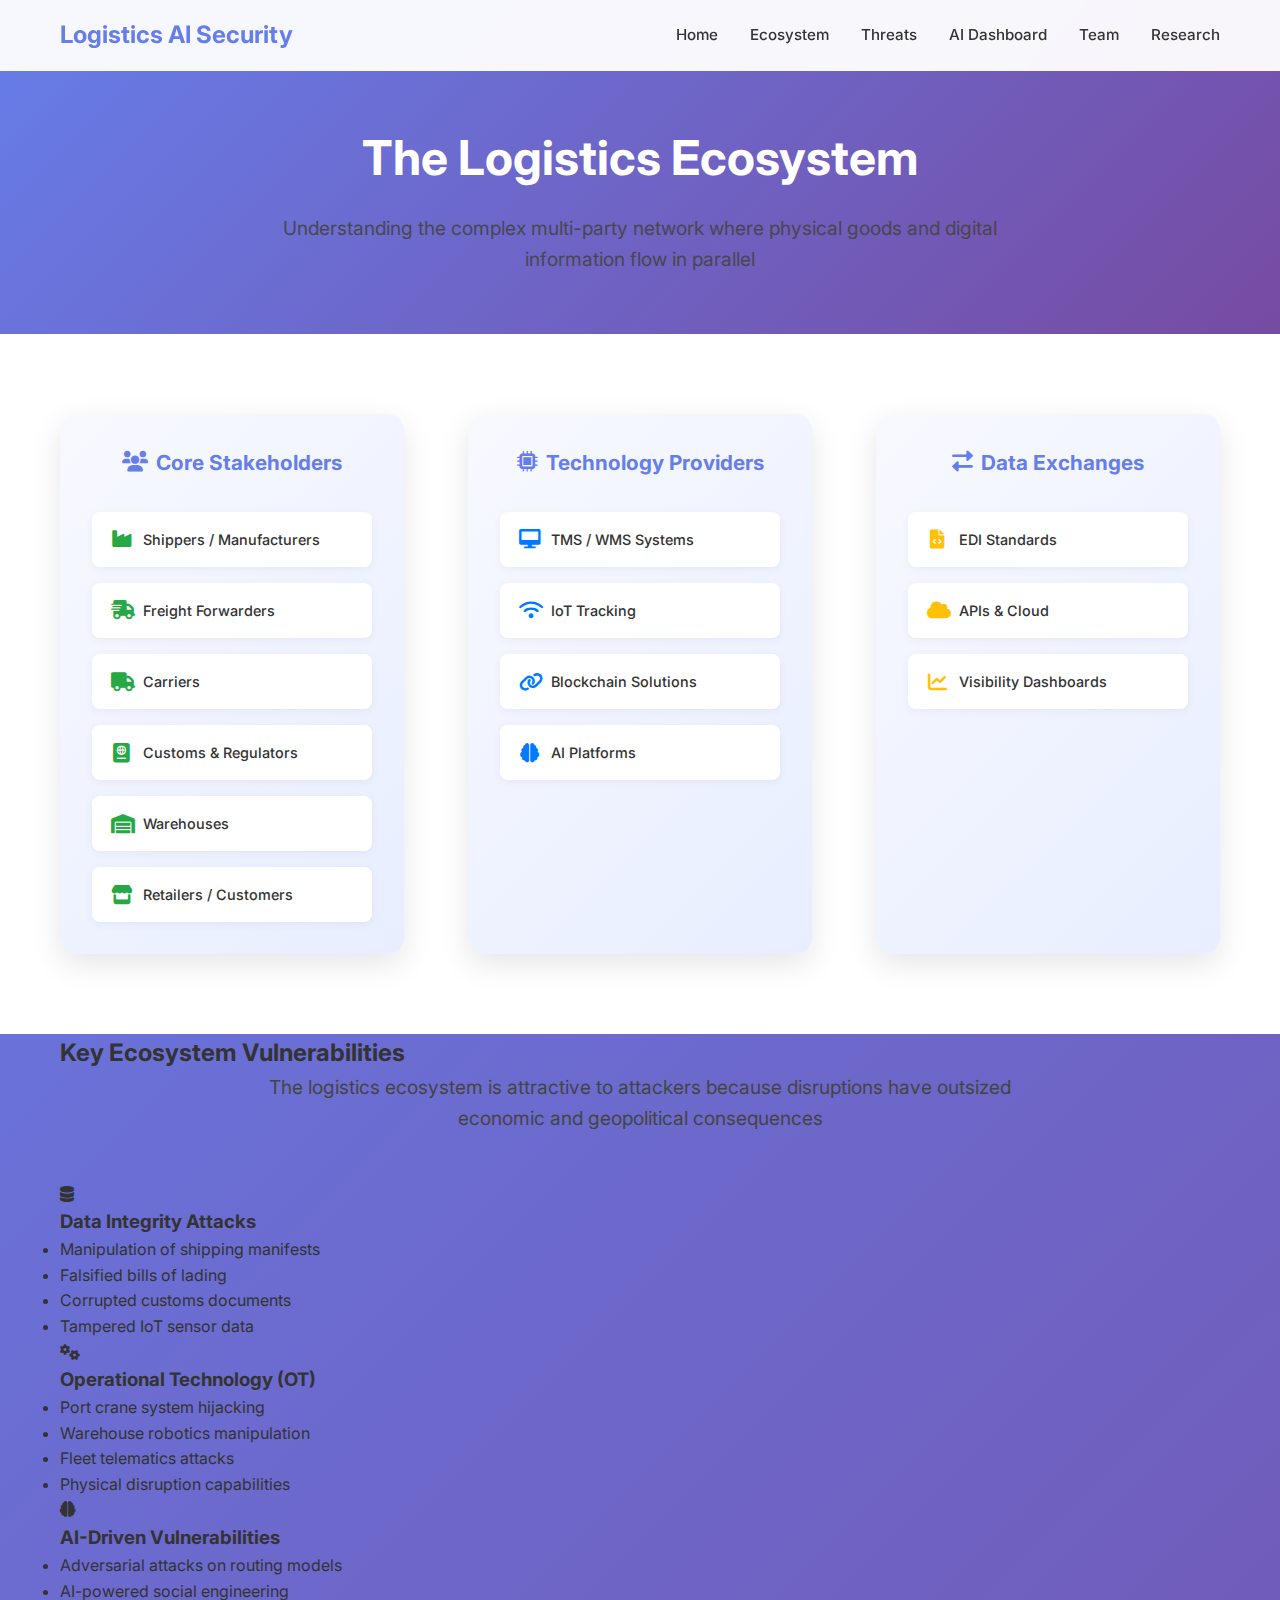
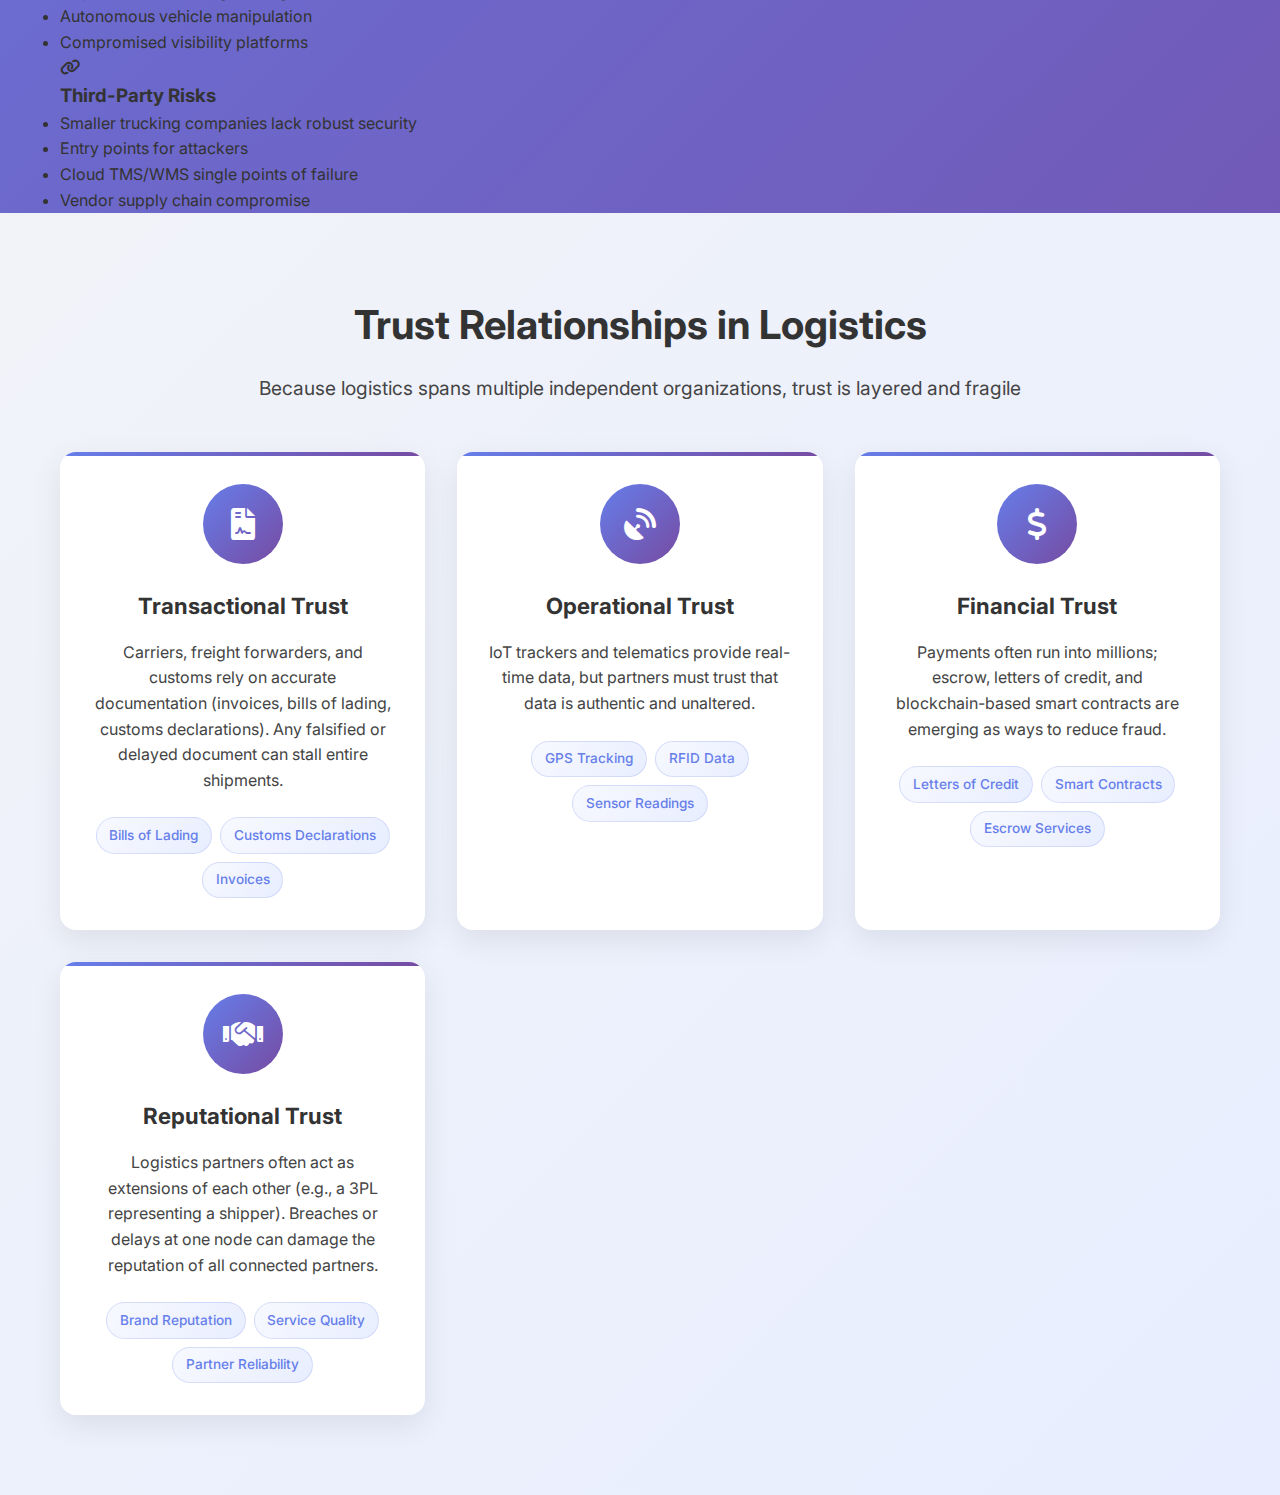
<file: pages/ecosystem.html>
<!DOCTYPE html>
<html lang="en">
<head>
    <meta charset="UTF-8">
    <meta name="viewport" content="width=device-width, initial-scale=1.0">
    <title>Logistics Ecosystem - AI Security Thesis</title>
    <link rel="stylesheet" href="../css/styles.css">
    <link rel="stylesheet" href="../css/ecosystem.css">
    <link rel="stylesheet" href="../css/global-enhancements.css">
    <link href="https://cdnjs.cloudflare.com/ajax/libs/font-awesome/6.0.0/css/all.min.css" rel="stylesheet">
    <link href="https://fonts.googleapis.com/css2?family=Inter:wght@300;400;500;600;700&display=swap" rel="stylesheet">
</head>
<body>
    <nav class="navbar">
        <div class="nav-container">
            <div class="nav-logo">
                <h3><a href="../index.html" style="text-decoration: none; color: inherit;">Logistics AI Security</a></h3>
            </div>
            <ul class="nav-menu">
                <li class="nav-item"><a href="../index.html" class="nav-link">Home</a></li>
                <li class="nav-item"><a href="ecosystem.html" class="nav-link active">Ecosystem</a></li>
                <li class="nav-item"><a href="threats.html" class="nav-link">Threats</a></li>
                <li class="nav-item"><a href="dashboard.html" class="nav-link">AI Dashboard</a></li>
                <li class="nav-item"><a href="team.html" class="nav-link">Team</a></li>
                <li class="nav-item"><a href="citations.html" class="nav-link">Research</a></li>
            </ul>
            <div class="hamburger">
                <span class="bar"></span>
                <span class="bar"></span>
                <span class="bar"></span>
            </div>
        </div>
    </nav>

    <main>
        <!-- Ecosystem Header -->
        <section id="ecosystem" class="ecosystem-header">
            <div class="container">
                <h1>The Logistics Ecosystem</h1>
                <p class="ecosystem-subtitle">Understanding the complex multi-party network where physical goods and digital information flow in parallel</p>
            </div>
        </section>

        <!-- Interactive Ecosystem Visualization -->
        <section class="ecosystem-visualization">
            <div class="container">
                <div class="ecosystem-network">
                    <!-- Core Stakeholders -->
                    <div class="stakeholder-group core-stakeholders">
                        <h3><i class="fas fa-users"></i> Core Stakeholders</h3>
                        <div class="stakeholder-nodes">
                            <div class="node shipper" data-info="shippers">
                                <i class="fas fa-industry"></i>
                                <span>Shippers / Manufacturers</span>
                            </div>
                            <div class="node forwarder" data-info="forwarders">
                                <i class="fas fa-shipping-fast"></i>
                                <span>Freight Forwarders</span>
                            </div>
                            <div class="node carrier" data-info="carriers">
                                <i class="fas fa-truck"></i>
                                <span>Carriers</span>
                            </div>
                            <div class="node customs" data-info="customs">
                                <i class="fas fa-passport"></i>
                                <span>Customs & Regulators</span>
                            </div>
                            <div class="node warehouse" data-info="warehouses">
                                <i class="fas fa-warehouse"></i>
                                <span>Warehouses</span>
                            </div>
                            <div class="node retailer" data-info="retailers">
                                <i class="fas fa-store"></i>
                                <span>Retailers / Customers</span>
                            </div>
                        </div>
                    </div>

                    <!-- Technology Providers -->
                    <div class="stakeholder-group tech-providers">
                        <h3><i class="fas fa-microchip"></i> Technology Providers</h3>
                        <div class="tech-nodes">
                            <div class="node tms" data-info="tms">
                                <i class="fas fa-desktop"></i>
                                <span>TMS / WMS Systems</span>
                            </div>
                            <div class="node iot" data-info="iot">
                                <i class="fas fa-wifi"></i>
                                <span>IoT Tracking</span>
                            </div>
                            <div class="node blockchain" data-info="blockchain">
                                <i class="fas fa-link"></i>
                                <span>Blockchain Solutions</span>
                            </div>
                            <div class="node ai-platforms" data-info="ai">
                                <i class="fas fa-brain"></i>
                                <span>AI Platforms</span>
                            </div>
                        </div>
                    </div>

                    <!-- Data Exchanges -->
                    <div class="stakeholder-group data-exchanges">
                        <h3><i class="fas fa-exchange-alt"></i> Data Exchanges</h3>
                        <div class="data-nodes">
                            <div class="node edi" data-info="edi">
                                <i class="fas fa-file-code"></i>
                                <span>EDI Standards</span>
                            </div>
                            <div class="node apis" data-info="apis">
                                <i class="fas fa-cloud"></i>
                                <span>APIs & Cloud</span>
                            </div>
                            <div class="node dashboards" data-info="dashboards">
                                <i class="fas fa-chart-line"></i>
                                <span>Visibility Dashboards</span>
                            </div>
                        </div>
                    </div>
                </div>

                <!-- Connection Lines -->
                <svg class="connection-lines" viewBox="0 0 1200 800">
                    <defs>
                        <linearGradient id="connectionGradient" x1="0%" y1="0%" x2="100%" y2="0%">
                            <stop offset="0%" style="stop-color:#667eea;stop-opacity:0.6" />
                            <stop offset="100%" style="stop-color:#764ba2;stop-opacity:0.6" />
                        </linearGradient>
                    </defs>
                </svg>
            </div>
        </section>

        <!-- Key Vulnerabilities -->
        <section class="key-vulnerabilities">
            <div class="container">
                <h2>Key Ecosystem Vulnerabilities</h2>
                <p class="section-intro">The logistics ecosystem is attractive to attackers because disruptions have outsized economic and geopolitical consequences</p>
                
                <div class="vulnerability-grid">
                    <div class="vulnerability-card data-integrity">
                        <div class="vulnerability-icon">
                            <i class="fas fa-database"></i>
                        </div>
                        <h3>Data Integrity Attacks</h3>
                        <ul>
                            <li>Manipulation of shipping manifests</li>
                            <li>Falsified bills of lading</li>
                            <li>Corrupted customs documents</li>
                            <li>Tampered IoT sensor data</li>
                        </ul>
                    </div>
                    
                    <div class="vulnerability-card operational-tech">
                        <div class="vulnerability-icon">
                            <i class="fas fa-cogs"></i>
                        </div>
                        <h3>Operational Technology (OT)</h3>
                        <ul>
                            <li>Port crane system hijacking</li>
                            <li>Warehouse robotics manipulation</li>
                            <li>Fleet telematics attacks</li>
                            <li>Physical disruption capabilities</li>
                        </ul>
                    </div>
                    
                    <div class="vulnerability-card ai-vulnerabilities">
                        <div class="vulnerability-icon">
                            <i class="fas fa-brain"></i>
                        </div>
                        <h3>AI-Driven Vulnerabilities</h3>
                        <ul>
                            <li>Adversarial attacks on routing models</li>
                            <li>AI-powered social engineering</li>
                            <li>Autonomous vehicle manipulation</li>
                            <li>Compromised visibility platforms</li>
                        </ul>
                    </div>
                    
                    <div class="vulnerability-card third-party">
                        <div class="vulnerability-icon">
                            <i class="fas fa-link"></i>
                        </div>
                        <h3>Third-Party Risks</h3>
                        <ul>
                            <li>Smaller trucking companies lack robust security</li>
                            <li>Entry points for attackers</li>
                            <li>Cloud TMS/WMS single points of failure</li>
                            <li>Vendor supply chain compromise</li>
                        </ul>
                    </div>
                </div>
            </div>
        </section>

        <!-- Trust Relationships -->
        <section class="trust-relationships">
            <div class="container">
                <h2>Trust Relationships in Logistics</h2>
                <p class="section-intro">Because logistics spans multiple independent organizations, trust is layered and fragile</p>
                
                <div class="trust-types">
                    <div class="trust-card transactional">
                        <div class="trust-icon">
                            <i class="fas fa-file-contract"></i>
                        </div>
                        <h3>Transactional Trust</h3>
                        <p>Carriers, freight forwarders, and customs rely on accurate documentation (invoices, bills of lading, customs declarations). Any falsified or delayed document can stall entire shipments.</p>
                        <div class="trust-examples">
                            <span class="example">Bills of Lading</span>
                            <span class="example">Customs Declarations</span>
                            <span class="example">Invoices</span>
                        </div>
                    </div>

                    <div class="trust-card operational">
                        <div class="trust-icon">
                            <i class="fas fa-satellite-dish"></i>
                        </div>
                        <h3>Operational Trust</h3>
                        <p>IoT trackers and telematics provide real-time data, but partners must trust that data is authentic and unaltered.</p>
                        <div class="trust-examples">
                            <span class="example">GPS Tracking</span>
                            <span class="example">RFID Data</span>
                            <span class="example">Sensor Readings</span>
                        </div>
                    </div>

                    <div class="trust-card financial">
                        <div class="trust-icon">
                            <i class="fas fa-dollar-sign"></i>
                        </div>
                        <h3>Financial Trust</h3>
                        <p>Payments often run into millions; escrow, letters of credit, and blockchain-based smart contracts are emerging as ways to reduce fraud.</p>
                        <div class="trust-examples">
                            <span class="example">Letters of Credit</span>
                            <span class="example">Smart Contracts</span>
                            <span class="example">Escrow Services</span>
                        </div>
                    </div>

                    <div class="trust-card reputational">
                        <div class="trust-icon">
                            <i class="fas fa-handshake"></i>
                        </div>
                        <h3>Reputational Trust</h3>
                        <p>Logistics partners often act as extensions of each other (e.g., a 3PL representing a shipper). Breaches or delays at one node can damage the reputation of all connected partners.</p>
                        <div class="trust-examples">
                            <span class="example">Brand Reputation</span>
                            <span class="example">Service Quality</span>
                            <span class="example">Partner Reliability</span>
                        </div>
                    </div>
                </div>
            </div>
        </section>

        <!-- Information Panel -->
        <div id="info-panel" class="info-panel hidden">
            <div class="info-content">
                <button class="close-btn" onclick="closeInfoPanel()">&times;</button>
                <div id="info-details"></div>
            </div>
        </div>
    </main>

    <script src="../js/script.js"></script>
    <script src="../js/ecosystem.js"></script>
</body>
</html>
</file>
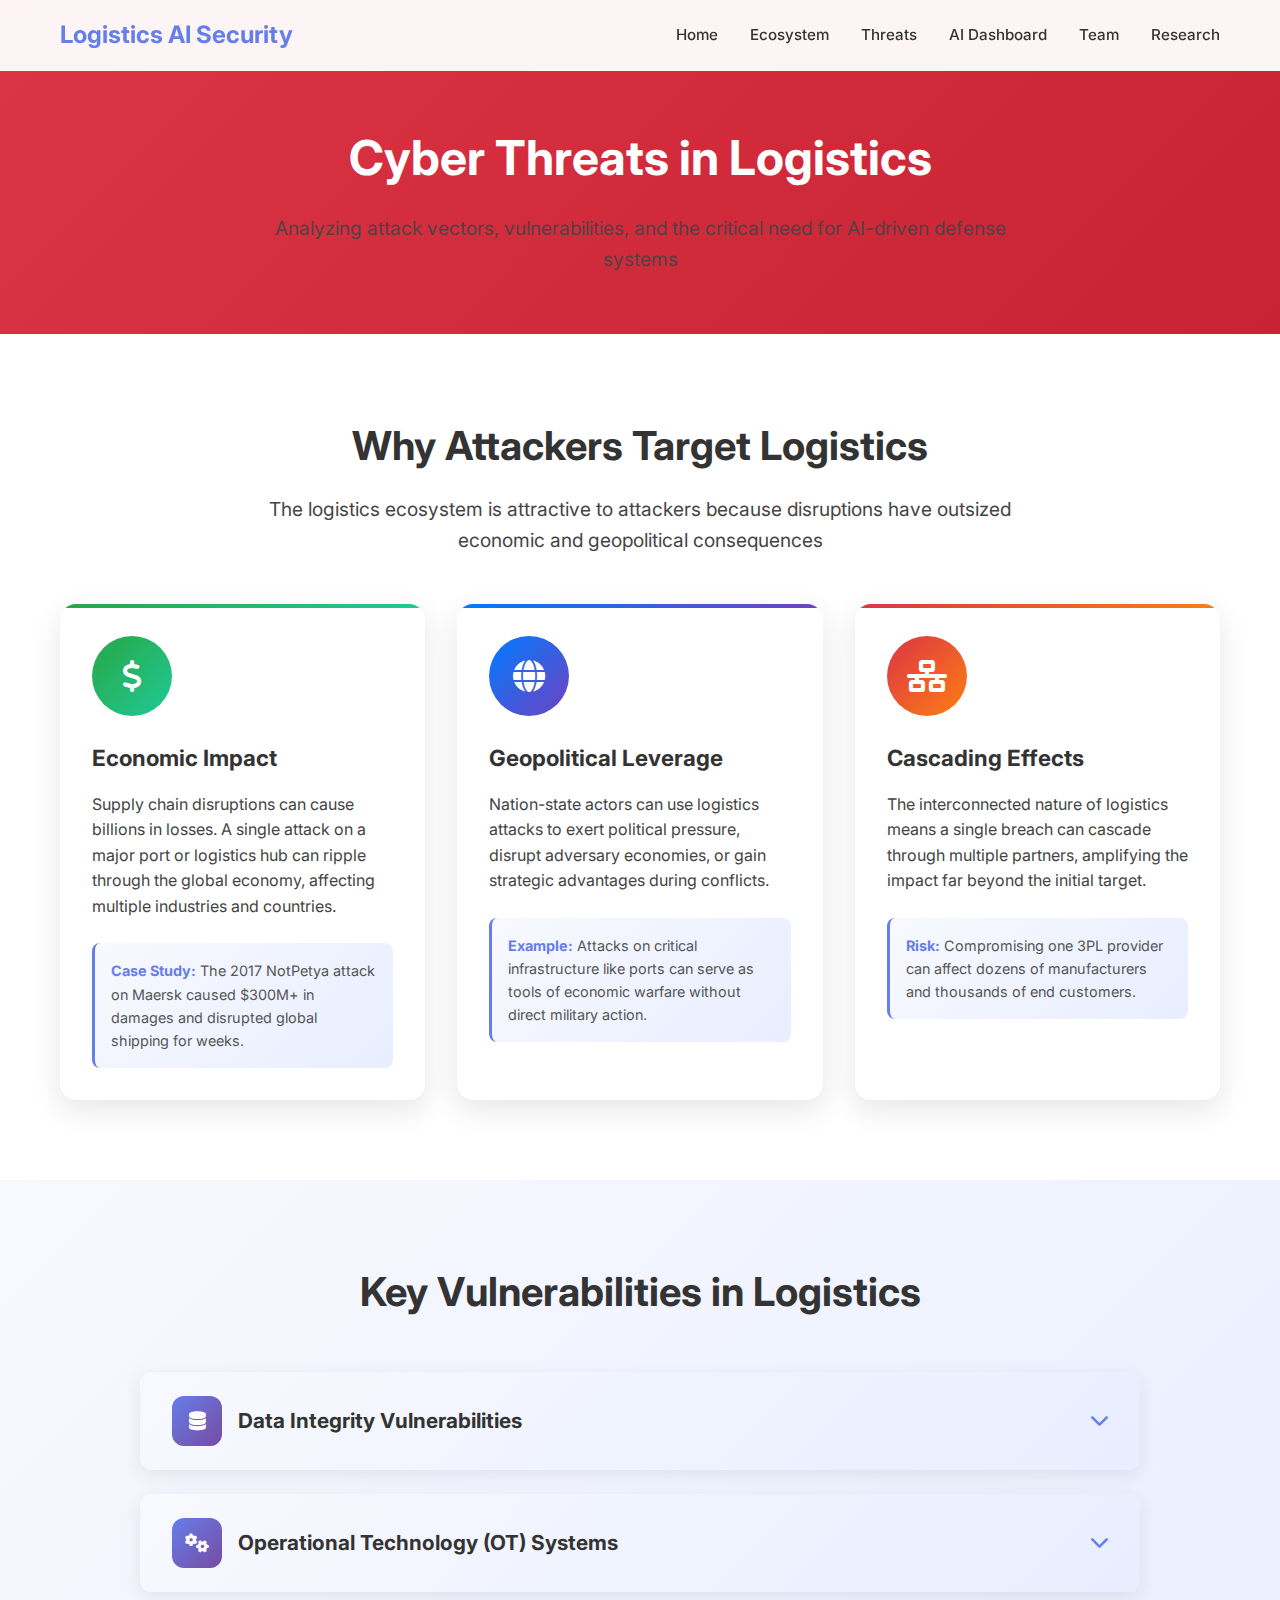
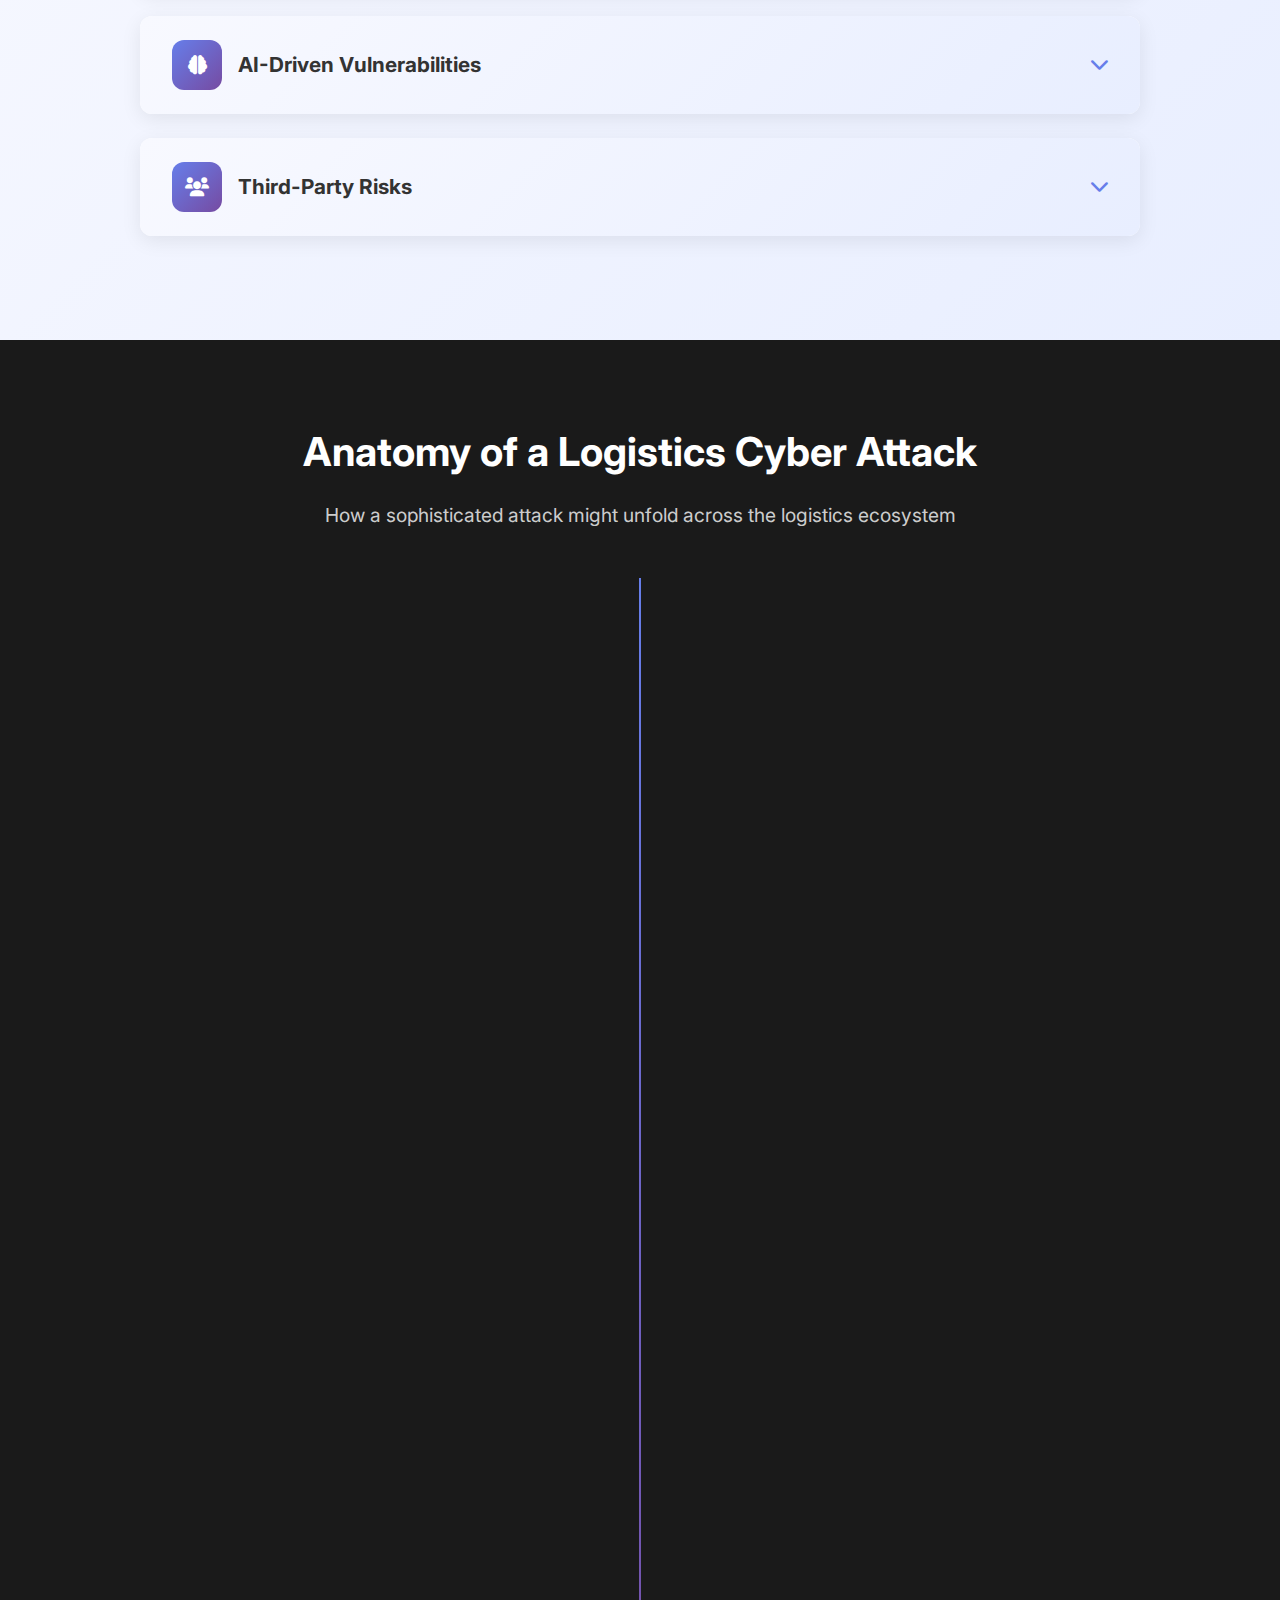
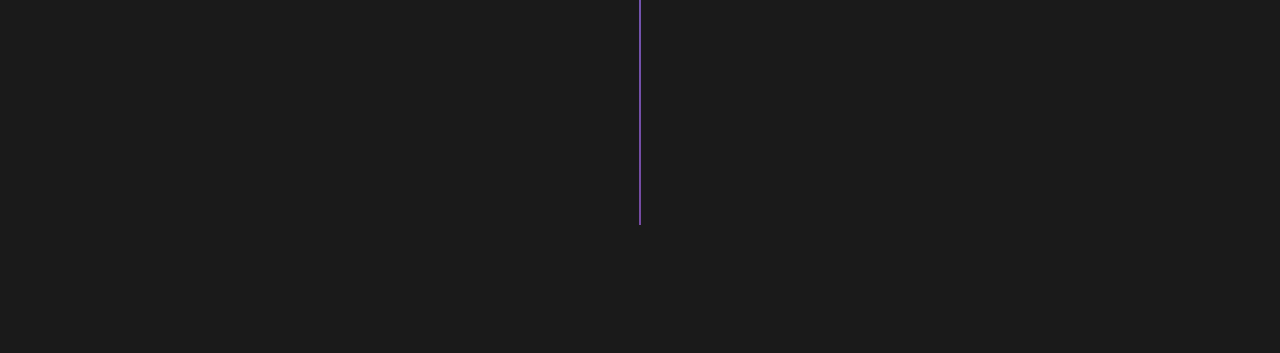
<file: pages/threats.html>
<!DOCTYPE html>
<html lang="en">
<head>
    <meta charset="UTF-8">
    <meta name="viewport" content="width=device-width, initial-scale=1.0">
    <title>Threat Analysis - AI Security Thesis</title>
    <link rel="stylesheet" href="../css/styles.css">
    <link rel="stylesheet" href="../css/threats.css">
    <link rel="stylesheet" href="../css/global-enhancements.css">
    <link href="https://cdnjs.cloudflare.com/ajax/libs/font-awesome/6.0.0/css/all.min.css" rel="stylesheet">
    <link href="https://fonts.googleapis.com/css2?family=Inter:wght@300;400;500;600;700&display=swap" rel="stylesheet">
</head>
<body>
    <nav class="navbar">
        <div class="nav-container">
            <div class="nav-logo">
                <h3><a href="../index.html" style="text-decoration: none; color: inherit;">Logistics AI Security</a></h3>
            </div>
            <ul class="nav-menu">
                <li class="nav-item"><a href="../index.html" class="nav-link">Home</a></li>
                <li class="nav-item"><a href="ecosystem.html" class="nav-link">Ecosystem</a></li>
                <li class="nav-item"><a href="threats.html" class="nav-link active">Threats</a></li>
                <li class="nav-item"><a href="dashboard.html" class="nav-link">AI Dashboard</a></li>
                <li class="nav-item"><a href="team.html" class="nav-link">Team</a></li>
                <li class="nav-item"><a href="citations.html" class="nav-link">Research</a></li>
            </ul>
            <div class="hamburger">
                <span class="bar"></span>
                <span class="bar"></span>
                <span class="bar"></span>
            </div>
        </div>
    </nav>

    <main>
        <!-- Threats Header -->
        <section id="threats" class="threats-header">
            <div class="container">
                <h1>Cyber Threats in Logistics</h1>
                <p class="threats-subtitle">Analyzing attack vectors, vulnerabilities, and the critical need for AI-driven defense systems</p>
            </div>
        </section>

        <!-- Why Logistics is Attractive to Attackers -->
        <section class="attack-motivation">
            <div class="container">
                <h2>Why Attackers Target Logistics</h2>
                <p class="section-intro">The logistics ecosystem is attractive to attackers because disruptions have outsized economic and geopolitical consequences</p>
                
                <div class="motivation-grid">
                    <div class="motivation-card economic">
                        <div class="motivation-icon">
                            <i class="fas fa-dollar-sign"></i>
                        </div>
                        <h3>Economic Impact</h3>
                        <p>Supply chain disruptions can cause billions in losses. A single attack on a major port or logistics hub can ripple through the global economy, affecting multiple industries and countries.</p>
                        <div class="case-study">
                            <strong>Case Study:</strong> The 2017 NotPetya attack on Maersk caused $300M+ in damages and disrupted global shipping for weeks.
                        </div>
                    </div>

                    <div class="motivation-card geopolitical">
                        <div class="motivation-icon">
                            <i class="fas fa-globe"></i>
                        </div>
                        <h3>Geopolitical Leverage</h3>
                        <p>Nation-state actors can use logistics attacks to exert political pressure, disrupt adversary economies, or gain strategic advantages during conflicts.</p>
                        <div class="case-study">
                            <strong>Example:</strong> Attacks on critical infrastructure like ports can serve as tools of economic warfare without direct military action.
                        </div>
                    </div>

                    <div class="motivation-card cascading">
                        <div class="motivation-icon">
                            <i class="fas fa-network-wired"></i>
                        </div>
                        <h3>Cascading Effects</h3>
                        <p>The interconnected nature of logistics means a single breach can cascade through multiple partners, amplifying the impact far beyond the initial target.</p>
                        <div class="case-study">
                            <strong>Risk:</strong> Compromising one 3PL provider can affect dozens of manufacturers and thousands of end customers.
                        </div>
                    </div>
                </div>
            </div>
        </section>

        <!-- Key Vulnerabilities -->
        <section class="vulnerabilities-section">
            <div class="container">
                <h2>Key Vulnerabilities in Logistics</h2>
                
                <div class="vulnerability-categories">
                    <!-- Data Integrity -->
                    <div class="vulnerability-category" data-category="data-integrity">
                        <div class="category-header">
                            <div class="category-icon">
                                <i class="fas fa-database"></i>
                            </div>
                            <h3>Data Integrity Vulnerabilities</h3>
                            <button class="expand-btn" onclick="toggleCategory('data-integrity')">
                                <i class="fas fa-chevron-down"></i>
                            </button>
                        </div>
                        <div class="category-content">
                            <p class="category-description">Manipulation of critical logistics data can cause widespread disruption and fraud</p>
                            
                            <div class="vulnerability-items">
                                <div class="vuln-item">
                                    <h4><i class="fas fa-file-alt"></i> Shipping Manifest Manipulation</h4>
                                    <p>Attackers can alter bills of lading, customs declarations, or shipping manifests to hide contraband, avoid duties, or cause delivery failures.</p>
                                    <div class="impact-level high">High Impact</div>
                                </div>
                                
                                <div class="vuln-item">
                                    <h4><i class="fas fa-thermometer-half"></i> IoT Sensor Data Falsification</h4>
                                    <p>Temperature logs for pharmaceuticals, GPS coordinates, or security sensor readings can be manipulated to hide theft or quality issues.</p>
                                    <div class="impact-level medium">Medium Impact</div>
                                </div>
                                
                                <div class="vuln-item">
                                    <h4><i class="fas fa-barcode"></i> Inventory Record Tampering</h4>
                                    <p>Warehouse management systems can be compromised to hide theft, create phantom inventory, or disrupt fulfillment operations.</p>
                                    <div class="impact-level high">High Impact</div>
                                </div>
                            </div>
                        </div>
                    </div>

                    <!-- Operational Technology -->
                    <div class="vulnerability-category" data-category="operational-tech">
                        <div class="category-header">
                            <div class="category-icon">
                                <i class="fas fa-cogs"></i>
                            </div>
                            <h3>Operational Technology (OT) Systems</h3>
                            <button class="expand-btn" onclick="toggleCategory('operational-tech')">
                                <i class="fas fa-chevron-down"></i>
                            </button>
                        </div>
                        <div class="category-content">
                            <p class="category-description">Physical systems that control logistics operations are increasingly connected and vulnerable</p>
                            
                            <div class="vulnerability-items">
                                <div class="vuln-item">
                                    <h4><i class="fas fa-anchor"></i> Port Cranes & Terminal Equipment</h4>
                                    <p>Automated cranes and terminal operating systems can be hijacked to cause physical damage or disrupt port operations.</p>
                                    <div class="impact-level critical">Critical Impact</div>
                                </div>
                                
                                <div class="vuln-item">
                                    <h4><i class="fas fa-robot"></i> Warehouse Automation</h4>
                                    <p>Robotic picking systems, conveyor belts, and sorting machines can be compromised to cause operational chaos or safety incidents.</p>
                                    <div class="impact-level high">High Impact</div>
                                </div>
                                
                                <div class="vuln-item">
                                    <h4><i class="fas fa-truck"></i> Fleet Telematics</h4>
                                    <p>Vehicle control systems, GPS tracking, and fleet management platforms can be manipulated to hijack shipments or cause accidents.</p>
                                    <div class="impact-level high">High Impact</div>
                                </div>
                            </div>
                        </div>
                    </div>

                    <!-- AI-Driven Vulnerabilities -->
                    <div class="vulnerability-category" data-category="ai-vulnerabilities">
                        <div class="category-header">
                            <div class="category-icon">
                                <i class="fas fa-brain"></i>
                            </div>
                            <h3>AI-Driven Vulnerabilities</h3>
                            <button class="expand-btn" onclick="toggleCategory('ai-vulnerabilities')">
                                <i class="fas fa-chevron-down"></i>
                            </button>
                        </div>
                        <div class="category-content">
                            <p class="category-description">AI systems introduce new attack vectors through model manipulation and adversarial inputs</p>
                            
                            <div class="vulnerability-items">
                                <div class="vuln-item">
                                    <h4><i class="fas fa-route"></i> Routing & Forecasting Attacks</h4>
                                    <p>Poisoning training data or injecting false signals to manipulate routing decisions, causing delays or enabling cargo theft.</p>
                                    <div class="impact-level high">High Impact</div>
                                </div>
                                
                                <div class="vuln-item">
                                    <h4><i class="fas fa-user-secret"></i> AI-Powered Social Engineering</h4>
                                    <p>Using generative AI for sophisticated spear-phishing campaigns targeting logistics coordinators and customs brokers.</p>
                                    <div class="impact-level medium">Medium Impact</div>
                                </div>
                                
                                <div class="vuln-item">
                                    <h4><i class="fas fa-car"></i> Autonomous Vehicle Manipulation</h4>
                                    <p>Compromising AI decision systems in autonomous trucks or drones to cause collisions, theft, or delivery disruptions.</p>
                                    <div class="impact-level critical">Critical Impact</div>
                                </div>
                                
                                <div class="vuln-item">
                                    <h4><i class="fas fa-chart-line"></i> Dashboard & Analytics Compromise</h4>
                                    <p>Manipulating AI-driven visibility platforms to mislead multiple partners about cargo status and create fraud opportunities.</p>
                                    <div class="impact-level medium">Medium Impact</div>
                                </div>
                            </div>
                        </div>
                    </div>

                    <!-- Third-Party Risks -->
                    <div class="vulnerability-category" data-category="third-party">
                        <div class="category-header">
                            <div class="category-icon">
                                <i class="fas fa-users"></i>
                            </div>
                            <h3>Third-Party Risks</h3>
                            <button class="expand-btn" onclick="toggleCategory('third-party')">
                                <i class="fas fa-chevron-down"></i>
                            </button>
                        </div>
                        <div class="category-content">
                            <p class="category-description">The extensive network of partners creates multiple entry points for attackers</p>
                            
                            <div class="vulnerability-items">
                                <div class="vuln-item">
                                    <h4><i class="fas fa-truck-moving"></i> Small Carrier Vulnerabilities</h4>
                                    <p>Smaller trucking companies and customs brokers often lack robust cybersecurity, making them entry points for supply chain attacks.</p>
                                    <div class="impact-level medium">Medium Impact</div>
                                </div>
                                
                                <div class="vuln-item">
                                    <h4><i class="fas fa-cloud"></i> Cloud Provider Compromises</h4>
                                    <p>Cloud-based TMS/WMS providers become single points of failure if compromised, affecting multiple customers simultaneously.</p>
                                    <div class="impact-level critical">Critical Impact</div>
                                </div>
                                
                                <div class="vuln-item">
                                    <h4><i class="fas fa-handshake"></i> Vendor Supply Chain Attacks</h4>
                                    <p>Compromising software vendors or service providers to inject malware or backdoors into logistics systems.</p>
                                    <div class="impact-level high">High Impact</div>
                                </div>
                            </div>
                        </div>
                    </div>
                </div>
            </div>
        </section>

        <!-- Attack Timeline Visualization -->
        <section class="attack-timeline">
            <div class="container">
                <h2>Anatomy of a Logistics Cyber Attack</h2>
                <p class="section-intro">How a sophisticated attack might unfold across the logistics ecosystem</p>
                
                <div class="timeline">
                    <div class="timeline-item" data-step="1">
                        <div class="timeline-marker">1</div>
                        <div class="timeline-content">
                            <h3>Initial Compromise</h3>
                            <p>Attackers target a small 3PL provider with weak security through spear-phishing or software vulnerabilities</p>
                            <div class="timeline-impact">Entry Point Established</div>
                        </div>
                    </div>
                    
                    <div class="timeline-item" data-step="2">
                        <div class="timeline-marker">2</div>
                        <div class="timeline-content">
                            <h3>Lateral Movement</h3>
                            <p>Using compromised credentials, attackers move laterally through connected systems and partner networks</p>
                            <div class="timeline-impact">Network Infiltration</div>
                        </div>
                    </div>
                    
                    <div class="timeline-item" data-step="3">
                        <div class="timeline-marker">3</div>
                        <div class="timeline-content">
                            <h3>Data Manipulation</h3>
                            <p>Shipping manifests and tracking data are subtly altered to hide malicious cargo or create delivery confusion</p>
                            <div class="timeline-impact">Trust Erosion Begins</div>
                        </div>
                    </div>
                    
                    <div class="timeline-item" data-step="4">
                        <div class="timeline-marker">4</div>
                        <div class="timeline-content">
                            <h3>AI System Poisoning</h3>
                            <p>False data is fed to AI routing systems, causing suboptimal decisions and creating predictable vulnerabilities</p>
                            <div class="timeline-impact">Operational Degradation</div>
                        </div>
                    </div>
                    
                    <div class="timeline-item" data-step="5">
                        <div class="timeline-marker">5</div>
                        <div class="timeline-content">
                            <h3>Coordinated Disruption</h3>
                            <p>Multiple systems are simultaneously compromised, causing widespread delivery delays and economic losses</p>
                            <div class="timeline-impact">Cascading Failure</div>
                        </div>
                    </div>
                </div>
            </div>
        </section>
    </main>

    <script src="../js/script.js"></script>
    <script src="../js/threats.js"></script>
</body>
</html>
</file>
<file: css/ecosystem.css>
/* Ecosystem Page Specific Styles */

.ecosystem-header {
    padding: 120px 20px 60px;
    background: linear-gradient(135deg, #667eea 0%, #764ba2 100%);
    text-align: center;
    color: white;
}

.ecosystem-header h1 {
    font-size: 3rem;
    font-weight: 700;
    margin-bottom: 1rem;
}

.ecosystem-subtitle {
    font-size: 1.2rem;
    opacity: 0.9;
    max-width: 800px;
    margin: 0 auto;
}

/* Ecosystem Visualization */
.ecosystem-visualization {
    padding: 80px 20px;
    background: white;
    position: relative;
}

.ecosystem-network {
    display: grid;
    grid-template-columns: 1fr 1fr 1fr;
    gap: 4rem;
    max-width: 1200px;
    margin: 0 auto;
    position: relative;
}

.stakeholder-group {
    background: linear-gradient(135deg, #f8f9ff 0%, #e8eeff 100%);
    padding: 2rem;
    border-radius: 16px;
    box-shadow: 0 10px 30px rgba(0, 0, 0, 0.1);
    position: relative;
    transition: transform 0.3s ease;
}

.stakeholder-group:hover {
    transform: translateY(-5px);
}

.stakeholder-group h3 {
    color: #667eea;
    font-size: 1.3rem;
    margin-bottom: 2rem;
    text-align: center;
    display: flex;
    align-items: center;
    justify-content: center;
    gap: 0.5rem;
}

.stakeholder-nodes, .tech-nodes, .data-nodes {
    display: flex;
    flex-direction: column;
    gap: 1rem;
}

.node {
    background: white;
    padding: 1rem;
    border-radius: 8px;
    box-shadow: 0 2px 10px rgba(0, 0, 0, 0.05);
    display: flex;
    align-items: center;
    gap: 0.75rem;
    cursor: pointer;
    transition: all 0.3s ease;
    border-left: 3px solid transparent;
}

.node:hover {
    transform: translateX(5px);
    box-shadow: 0 5px 20px rgba(0, 0, 0, 0.15);
    border-left-color: #667eea;
}

.node i {
    font-size: 1.2rem;
    width: 20px;
    text-align: center;
    color: #667eea;
}

.node span {
    font-weight: 500;
    color: #333;
    font-size: 0.9rem;
}

/* Specific node colors */
.core-stakeholders .node:hover { border-left-color: #28a745; }
.tech-providers .node:hover { border-left-color: #007bff; }
.data-exchanges .node:hover { border-left-color: #ffc107; }

.core-stakeholders .node i { color: #28a745; }
.tech-providers .node i { color: #007bff; }
.data-exchanges .node i { color: #ffc107; }

/* Connection Lines */
.connection-lines {
    position: absolute;
    top: 0;
    left: 0;
    width: 100%;
    height: 100%;
    pointer-events: none;
    z-index: 0;
}

.connection-line {
    stroke: url(#connectionGradient);
    stroke-width: 2;
    fill: none;
    opacity: 0;
    animation: drawLine 2s ease-in-out forwards;
}

@keyframes drawLine {
    to { opacity: 1; }
}

/* Trust Relationships Section */
.trust-relationships {
    padding: 80px 20px;
    background: linear-gradient(135deg, #f1f3f8 0%, #e8eeff 100%);
}

.trust-relationships h2 {
    text-align: center;
    font-size: 2.5rem;
    margin-bottom: 1rem;
    color: #333;
}

.trust-types {
    display: grid;
    grid-template-columns: repeat(auto-fit, minmax(280px, 1fr));
    gap: 2rem;
    margin-top: 3rem;
}

.trust-card {
    background: white;
    padding: 2rem;
    border-radius: 16px;
    box-shadow: 0 10px 30px rgba(0, 0, 0, 0.08);
    text-align: center;
    transition: transform 0.3s ease, box-shadow 0.3s ease;
    position: relative;
    overflow: hidden;
}

.trust-card::before {
    content: '';
    position: absolute;
    top: 0;
    left: 0;
    width: 100%;
    height: 4px;
    background: linear-gradient(90deg, #667eea, #764ba2);
}

.trust-card:hover {
    transform: translateY(-8px);
    box-shadow: 0 20px 40px rgba(0, 0, 0, 0.15);
}

.trust-icon {
    width: 80px;
    height: 80px;
    margin: 0 auto 1.5rem;
    background: linear-gradient(135deg, #667eea, #764ba2);
    border-radius: 50%;
    display: flex;
    align-items: center;
    justify-content: center;
    color: white;
    font-size: 2rem;
}

.trust-card h3 {
    color: #333;
    font-size: 1.4rem;
    margin-bottom: 1rem;
}

.trust-card p {
    color: #333;
    line-height: 1.6;
    margin-bottom: 1.5rem;
}

.trust-examples {
    display: flex;
    flex-wrap: wrap;
    gap: 0.5rem;
    justify-content: center;
}

.example {
    background: linear-gradient(135deg, #f8f9ff, #e8eeff);
    color: #667eea;
    padding: 0.4rem 0.8rem;
    border-radius: 20px;
    font-size: 0.85rem;
    font-weight: 500;
    border: 1px solid rgba(102, 126, 234, 0.2);
}

/* Info Panel */
.info-panel {
    position: fixed;
    top: 0;
    right: -400px;
    width: 400px;
    height: 100vh;
    background: white;
    box-shadow: -5px 0 20px rgba(0, 0, 0, 0.1);
    z-index: 1000;
    transition: right 0.3s ease;
    overflow-y: auto;
}

.info-panel.active {
    right: 0;
}

.info-panel.hidden {
    display: none;
}

.info-content {
    padding: 2rem;
}

.close-btn {
    position: absolute;
    top: 1rem;
    right: 1rem;
    background: none;
    border: none;
    font-size: 2rem;
    cursor: pointer;
    color: #999;
    transition: color 0.3s ease;
}

.close-btn:hover {
    color: #333;
}

.info-title {
    color: #667eea;
    font-size: 1.5rem;
    margin-bottom: 1rem;
    display: flex;
    align-items: center;
    gap: 0.5rem;
}

.info-description {
    color: #333;
    line-height: 1.6;
    margin-bottom: 2rem;
}

.info-details-list {
    list-style: none;
    padding: 0;
}

.info-details-list li {
    background: #f8f9ff;
    padding: 1rem;
    margin-bottom: 0.5rem;
    border-radius: 8px;
    border-left: 3px solid #667eea;
    color: #333;
    font-weight: 500;
}

.info-highlight {
    background: linear-gradient(135deg, #667eea, #764ba2);
    color: white;
    padding: 1.5rem;
    border-radius: 12px;
    margin-top: 1rem;
}

/* Responsive Design */
@media (max-width: 1024px) {
    .ecosystem-network {
        grid-template-columns: 1fr 1fr;
        gap: 2rem;
    }
    
    .trust-types {
        grid-template-columns: repeat(auto-fit, minmax(250px, 1fr));
        gap: 1.5rem;
    }
}

@media (max-width: 768px) {
    .ecosystem-header h1 {
        font-size: 2.5rem;
    }
    
    .ecosystem-network {
        grid-template-columns: 1fr;
        gap: 1.5rem;
    }
    
    .info-panel {
        width: 100vw;
        right: -100vw;
    }
    
    .trust-types {
        grid-template-columns: 1fr;
    }
    
    .trust-card {
        padding: 1.5rem;
    }
}

@media (max-width: 480px) {
    .ecosystem-header {
        padding: 100px 15px 40px;
    }
    
    .ecosystem-header h1 {
        font-size: 2rem;
    }
    
    .ecosystem-visualization, .trust-relationships {
        padding: 60px 15px;
    }
    
    .stakeholder-group {
        padding: 1.5rem;
    }
    
    .node {
        padding: 0.8rem;
    }
    
    .trust-icon {
        width: 60px;
        height: 60px;
        font-size: 1.5rem;
    }
}
</file>
<file: css/global-enhancements.css>
/* Global Performance and Polish Enhancements */

/* Smooth animations for reduced motion users */
@media (prefers-reduced-motion: reduce) {
    *,
    *::before,
    *::after {
        animation-duration: 0.01ms !important;
        animation-iteration-count: 1 !important;
        transition-duration: 0.01ms !important;
        scroll-behavior: auto !important;
    }
}

/* High contrast mode adjustments */
@media (prefers-contrast: high) {
    .hero {
        background: linear-gradient(135deg, #000080 0%, #000040 100%) !important;
    }
    
    .btn-primary, .btn-secondary {
        border: 2px solid currentColor !important;
    }
    
    .navbar {
        border-bottom: 2px solid #333 !important;
    }
}

/* Dark mode support for system preference */
@media (prefers-color-scheme: dark) {
    :root {
        --text-color: #e5e5e5;
        --bg-color: #1a1a1a;
        --card-bg: #2d2d2d;
        --border-color: #404040;
    }
    
    body {
        color: var(--text-color);
        background: linear-gradient(135deg, #1a1a2e 0%, #16213e 100%);
    }
    
    .navbar {
        background: rgba(30, 30, 30, 0.95) !important;
        border-bottom-color: var(--border-color) !important;
    }
    
    .nav-link {
        color: var(--text-color) !important;
    }
    
    .thesis-card, .point-card, .ecosystem-card {
        background: var(--card-bg) !important;
        border-color: var(--border-color) !important;
        color: var(--text-color) !important;
    }
    
    .thesis-text, .point-card p, .point-card h3, .ecosystem-card li {
        color: var(--text-color) !important;
    }
    
    /* Attack timeline section specific dark mode fixes */
    .attack-timeline h2 {
        color: white !important;
    }
    
    .attack-timeline .section-intro {
        color: rgba(255, 255, 255, 0.8) !important;
    }
    
    .timeline-content h3 {
        color: white !important;
    }
    
    .timeline-content p {
        color: rgba(255, 255, 255, 0.9) !important;
    }
    
    .timeline-impact {
        color: #ff6b6b !important;
    }
    
    /* Ensure other sections with dark backgrounds maintain proper text color */
    .attack-timeline,
    .attack-timeline * {
        color: white !important;
    }
    
    /* Override for specific elements that should remain white on dark backgrounds */
    .attack-timeline .timeline-content p,
    .attack-timeline .section-intro,
    .attack-timeline h2,
    .attack-timeline h3 {
        color: rgba(255, 255, 255, 0.9) !important;
    }
    
    /* Dashboard header text should remain white */
    .dashboard-header .header-text h1,
    .dashboard-header .header-text p {
        color: white !important;
    }
    
    /* Chart legend text should be visible on white background */
    .chart-legend .legend-item span {
        color: #333 !important;
    }
    
    /* Impact level badges should maintain their specific colors */
    .impact-level.critical {
        background: #dc3545 !important;
        color: white !important;
    }
    
    .impact-level.high {
        background: #fd7e14 !important;
        color: white !important;
    }
    
    .impact-level.medium {
        background: #ffc107 !important;
        color: #212529 !important;
    }
    
    .impact-level.low {
        background: #6c757d !important;
        color: white !important;
    }
}

/* Print styles */
@media print {
    .navbar, .hamburger, .floating-elements {
        display: none !important;
    }
    
    .hero {
        padding: 2rem 0 !important;
        background: white !important;
        color: black !important;
    }
    
    .hero-title, .hero-subtitle {
        color: black !important;
    }
    
    .btn-primary, .btn-secondary {
        border: 1px solid black !important;
        color: black !important;
        background: white !important;
    }
    
    .thesis-card, .point-card, .ecosystem-card {
        background: white !important;
        border: 1px solid #ccc !important;
        break-inside: avoid;
    }
}

/* Focus improvements for keyboard navigation */
.nav-link:focus,
.btn-primary:focus,
.btn-secondary:focus {
    outline: 3px solid #667eea;
    outline-offset: 2px;
    box-shadow: 0 0 0 6px rgba(102, 126, 234, 0.2);
}

/* Loading states */
.loading {
    position: relative;
    overflow: hidden;
}

.loading::after {
    content: '';
    position: absolute;
    top: 0;
    left: -100%;
    width: 100%;
    height: 100%;
    background: linear-gradient(90deg, transparent, rgba(255, 255, 255, 0.4), transparent);
    animation: loading-shimmer 1.5s infinite;
}

@keyframes loading-shimmer {
    0% { left: -100%; }
    100% { left: 100%; }
}

/* Improved touch targets for mobile */
.touch-device .nav-link,
.touch-device .btn-primary,
.touch-device .btn-secondary,
.touch-device button {
    min-height: 48px;
    min-width: 48px;
    padding: 12px 16px;
}

/* Better visual hierarchy on small screens */
@media (max-width: 768px) {
    .hero-title {
        font-size: clamp(1.8rem, 5vw, 2.5rem);
        line-height: 1.1;
    }
    
    .hero-subtitle {
        font-size: clamp(1rem, 3vw, 1.1rem);
    }
    
    .thesis-card h2 {
        font-size: clamp(1.3rem, 4vw, 1.5rem);
    }
    
    .point-card h3 {
        font-size: clamp(1.1rem, 3.5vw, 1.25rem);
    }
}

/* Micro-interactions for better UX */
.point-card, .ecosystem-card, .thesis-card {
    transition: all 0.3s cubic-bezier(0.4, 0, 0.2, 1);
}

.point-card:hover, .ecosystem-card:hover {
    transform: translateY(-4px);
    box-shadow: 0 12px 40px rgba(0, 0, 0, 0.15);
}

.btn-primary, .btn-secondary {
    transition: all 0.2s cubic-bezier(0.4, 0, 0.2, 1);
}

/* Font optimization */
* {
    font-display: swap;
}

/* Critical resource hints */
.preload-hint {
    font-display: swap;
}

/* Enhanced text contrast for better readability */
.enhanced-contrast {
    color: #333 !important;
}

/* Ensure minimum contrast ratios across the site */
p, .section-intro, .member-content p, .ecosystem-card p {
    color: #444 !important;
}

/* Maintain proper contrast for secondary text */
.secondary-text, .meta-text {
    color: #555 !important;
}

/* Exceptions for elements on dark backgrounds */
.dashboard-header p,
.attack-timeline p,
.timeline-content p {
    color: rgba(255, 255, 255, 0.9) !important;
}

/* Mobile navigation link color fix */
@media (max-width: 768px) {
    .nav-menu .nav-link {
        color: #222 !important;
    }
    
    .nav-menu .nav-link:hover {
        color: #667eea !important;
    }
    
    .nav-menu .nav-link.active {
        color: #667eea !important;
    }
}
</file>
<file: css/threats.css>
/* Threats Page Specific Styles */

.threats-header {
    padding: 120px 20px 60px;
    background: linear-gradient(135deg, #dc3545 0%, #c82333 100%);
    text-align: center;
    color: white;
}

.threats-header h1 {
    font-size: 3rem;
    font-weight: 700;
    margin-bottom: 1rem;
}

.threats-subtitle {
    font-size: 1.2rem;
    opacity: 0.9;
    max-width: 800px;
    margin: 0 auto;
}

/* Attack Motivation Section */
.attack-motivation {
    padding: 80px 20px;
    background: white;
}

.attack-motivation h2 {
    text-align: center;
    font-size: 2.5rem;
    margin-bottom: 1rem;
    color: #333;
}

.motivation-grid {
    display: grid;
    grid-template-columns: repeat(auto-fit, minmax(350px, 1fr));
    gap: 2rem;
    margin-top: 3rem;
}

.motivation-card {
    background: linear-gradient(135f, #fff 0%, #f8f9fa 100%);
    padding: 2rem;
    border-radius: 16px;
    box-shadow: 0 10px 30px rgba(0, 0, 0, 0.1);
    transition: transform 0.3s ease, box-shadow 0.3s ease;
    position: relative;
    overflow: hidden;
}

.motivation-card::before {
    content: '';
    position: absolute;
    top: 0;
    left: 0;
    width: 100%;
    height: 4px;
}

.economic::before { background: linear-gradient(90deg, #28a745, #20c997); }
.geopolitical::before { background: linear-gradient(90deg, #007bff, #6f42c1); }
.cascading::before { background: linear-gradient(90deg, #dc3545, #fd7e14); }

.motivation-card:hover {
    transform: translateY(-8px);
    box-shadow: 0 20px 40px rgba(0, 0, 0, 0.15);
}

.motivation-icon {
    width: 80px;
    height: 80px;
    margin-bottom: 1.5rem;
    border-radius: 50%;
    display: flex;
    align-items: center;
    justify-content: center;
    color: white;
    font-size: 2rem;
}

.economic .motivation-icon { background: linear-gradient(135deg, #28a745, #20c997); }
.geopolitical .motivation-icon { background: linear-gradient(135deg, #007bff, #6f42c1); }
.cascading .motivation-icon { background: linear-gradient(135deg, #dc3545, #fd7e14); }

.motivation-card h3 {
    color: #333;
    font-size: 1.4rem;
    margin-bottom: 1rem;
}

.motivation-card p {
    color: #666;
    line-height: 1.6;
    margin-bottom: 1.5rem;
}

.case-study {
    background: linear-gradient(135deg, #f8f9ff, #e8eeff);
    padding: 1rem;
    border-radius: 8px;
    border-left: 3px solid #667eea;
    font-size: 0.9rem;
    color: #555;
}

.case-study strong {
    color: #667eea;
}

/* Vulnerabilities Section */
.vulnerabilities-section {
    padding: 80px 20px;
    background: linear-gradient(135deg, #f8f9ff 0%, #e8eeff 100%);
}

.vulnerabilities-section h2 {
    text-align: center;
    font-size: 2.5rem;
    margin-bottom: 3rem;
    color: #333;
}

.vulnerability-categories {
    max-width: 1000px;
    margin: 0 auto;
}

.vulnerability-category {
    background: white;
    margin-bottom: 1.5rem;
    border-radius: 12px;
    box-shadow: 0 5px 20px rgba(0, 0, 0, 0.08);
    overflow: hidden;
    transition: all 0.3s ease;
}

.vulnerability-category:hover {
    box-shadow: 0 10px 30px rgba(0, 0, 0, 0.15);
}

.category-header {
    padding: 1.5rem 2rem;
    background: linear-gradient(135deg, #f8f9ff, #e8eeff);
    display: flex;
    align-items: center;
    cursor: pointer;
    transition: background 0.3s ease;
}

.category-header:hover {
    background: linear-gradient(135deg, #e8eeff, #d6dbff);
}

.category-icon {
    width: 50px;
    height: 50px;
    background: linear-gradient(135deg, #667eea, #764ba2);
    border-radius: 12px;
    display: flex;
    align-items: center;
    justify-content: center;
    color: white;
    font-size: 1.2rem;
    margin-right: 1rem;
}

.category-header h3 {
    flex: 1;
    color: #333;
    font-size: 1.3rem;
    margin: 0;
}

.expand-btn {
    background: none;
    border: none;
    color: #667eea;
    font-size: 1.2rem;
    cursor: pointer;
    transition: transform 0.3s ease;
}

.expand-btn.expanded {
    transform: rotate(180deg);
}

.category-content {
    max-height: 0;
    overflow: hidden;
    transition: max-height 0.3s ease, padding 0.3s ease;
}

.category-content.expanded {
    max-height: 2000px;
    padding: 0 2rem 2rem;
}

.category-description {
    color: #666;
    margin-bottom: 2rem;
    font-style: italic;
}

.vulnerability-items {
    display: grid;
    gap: 1.5rem;
}

.vuln-item {
    background: #f8f9ff;
    padding: 1.5rem;
    border-radius: 8px;
    border-left: 4px solid #667eea;
    transition: transform 0.3s ease;
}

.vuln-item:hover {
    transform: translateX(5px);
}

.vuln-item h4 {
    color: #333;
    margin-bottom: 0.5rem;
    display: flex;
    align-items: center;
    gap: 0.5rem;
}

.vuln-item h4 i {
    color: #667eea;
}

.vuln-item p {
    color: #666;
    line-height: 1.6;
    margin-bottom: 1rem;
}

.impact-level {
    display: inline-block;
    padding: 0.3rem 0.8rem;
    border-radius: 20px;
    font-size: 0.8rem;
    font-weight: 600;
    text-transform: uppercase;
}

.impact-level.critical {
    background: #dc3545;
    color: white;
}

.impact-level.high {
    background: #fd7e14;
    color: white;
}

.impact-level.medium {
    background: #ffc107;
    color: #212529;
}

.impact-level.low {
    background: #6c757d;
    color: white;
}

/* Attack Timeline Section */
.attack-timeline {
    padding: 80px 20px;
    background: #1a1a1a;
    color: white;
}

.attack-timeline h2 {
    text-align: center;
    font-size: 2.5rem;
    margin-bottom: 1rem;
    color: white !important;
}

.attack-timeline .section-intro {
    text-align: center;
    color: rgba(255, 255, 255, 0.8) !important;
    margin-bottom: 3rem;
}

.timeline {
    max-width: 800px;
    margin: 0 auto;
    position: relative;
}

.timeline::before {
    content: '';
    position: absolute;
    left: 50%;
    transform: translateX(-50%);
    width: 2px;
    height: 100%;
    background: linear-gradient(180deg, #667eea, #764ba2);
    z-index: 0;
}

.timeline-item {
    display: flex;
    align-items: center;
    margin-bottom: 3rem;
    position: relative;
}

.timeline-item:nth-child(odd) {
    flex-direction: row-reverse;
}

.timeline-item:nth-child(odd) .timeline-content {
    text-align: right;
    margin-right: 3rem;
    margin-left: 0;
}

.timeline-item:nth-child(even) .timeline-content {
    margin-left: 3rem;
}

.timeline-marker {
    width: 60px;
    height: 60px;
    background: linear-gradient(135deg, #667eea, #764ba2);
    border-radius: 50%;
    display: flex;
    align-items: center;
    justify-content: center;
    font-size: 1.5rem;
    font-weight: bold;
    color: white;
    position: relative;
    z-index: 2;
    box-shadow: 0 0 0 4px #1a1a1a, 0 0 0 8px rgba(102, 126, 234, 0.3);
}

.timeline-content {
    flex: 1;
    background: rgba(255, 255, 255, 0.05);
    padding: 2rem;
    border-radius: 12px;
    backdrop-filter: blur(10px);
    border: 1px solid rgba(255, 255, 255, 0.1);
}

.timeline-content h3 {
    color: #667eea !important;
    font-size: 1.3rem;
    margin-bottom: 0.5rem;
}

.timeline-content p {
    color: rgba(255, 255, 255, 0.9) !important;
    line-height: 1.6;
    margin-bottom: 1rem;
}

.timeline-impact {
    display: inline-block;
    background: linear-gradient(135deg, #dc3545, #c82333);
    color: white !important;
    padding: 0.5rem 1rem;
    border-radius: 20px;
    font-size: 0.8rem;
    font-weight: 600;
    text-transform: uppercase;
}

/* Responsive Design */
@media (max-width: 768px) {
    .threats-header h1 {
        font-size: 2.5rem;
    }
    
    .motivation-grid {
        grid-template-columns: 1fr;
        gap: 1.5rem;
    }
    
    .motivation-card {
        padding: 1.5rem;
    }
    
    .category-header {
        padding: 1rem 1.5rem;
    }
    
    .category-content.expanded {
        padding: 0 1.5rem 1.5rem;
    }
    
    .timeline::before {
        left: 30px;
    }
    
    .timeline-item {
        flex-direction: row !important;
        align-items: flex-start;
    }
    
    .timeline-item .timeline-content {
        text-align: left !important;
        margin-left: 2rem !important;
        margin-right: 0 !important;
    }
    
    .timeline-marker {
        width: 40px;
        height: 40px;
        font-size: 1rem;
        margin-left: 10px;
    }
}

@media (max-width: 480px) {
    .threats-header {
        padding: 100px 15px 40px;
    }
    
    .threats-header h1 {
        font-size: 2rem;
    }
    
    .attack-motivation, .vulnerabilities-section, .attack-timeline {
        padding: 60px 15px;
    }
    
    .motivation-card {
        padding: 1rem;
    }
    
    .motivation-icon {
        width: 60px;
        height: 60px;
        font-size: 1.5rem;
    }
    
    .vuln-item {
        padding: 1rem;
    }
}
</file>
<file: css/styles.css>
/* Reset and Base Styles */
* {
    margin: 0;
    padding: 0;
    box-sizing: border-box;
}

html {
    scroll-behavior: smooth;
}

body {
    font-family: 'Inter', -apple-system, BlinkMacSystemFont, 'Segoe UI', Roboto, sans-serif;
    line-height: 1.6;
    color: #333;
    background: linear-gradient(135deg, #667eea 0%, #764ba2 100%);
    min-height: 100vh;
    -webkit-font-smoothing: antialiased;
    -moz-osx-font-smoothing: grayscale;
}

/* Improved focus styles for accessibility */
*:focus {
    outline: 2px solid #667eea;
    outline-offset: 2px;
}

/* Better touch targets for mobile */
@media (max-width: 768px) {
    button, .btn-primary, .btn-secondary, .nav-link {
        min-height: 44px;
        min-width: 44px;
    }
}

.container {
    max-width: 1200px;
    margin: 0 auto;
    padding: 0 20px;
}

/* Navigation */
.navbar {
    position: fixed;
    top: 0;
    width: 100%;
    background: rgba(255, 255, 255, 0.95);
    backdrop-filter: blur(10px);
    border-bottom: 1px solid rgba(255, 255, 255, 0.2);
    z-index: 1000;
    transition: all 0.3s ease;
}

.nav-container {
    max-width: 1200px;
    margin: 0 auto;
    padding: 1rem 20px;
    display: flex;
    justify-content: space-between;
    align-items: center;
}

.nav-logo h3 {
    color: #667eea;
    font-weight: 700;
    font-size: 1.5rem;
}

.nav-menu {
    display: flex;
    list-style: none;
    gap: 2rem;
}

.nav-link {
    text-decoration: none;
    color: #333;
    font-weight: 500;
    font-size: 0.95rem;
    transition: color 0.3s ease;
    position: relative;
}

.nav-link:hover {
    color: #667eea;
}

.nav-link::after {
    content: '';
    position: absolute;
    bottom: -5px;
    left: 0;
    width: 0;
    height: 2px;
    background: #667eea;
    transition: width 0.3s ease;
}

.nav-link:hover::after {
    width: 100%;
}

.hamburger {
    display: none;
    flex-direction: column;
    cursor: pointer;
    padding: 10px;
    background: transparent;
    border: none;
    border-radius: 4px;
    transition: all 0.3s ease;
    z-index: 1001;
}

.hamburger:hover {
    background: rgba(102, 126, 234, 0.1);
}

.bar {
    width: 25px;
    height: 3px;
    background: #333;
    margin: 3px 0;
    transition: all 0.3s ease;
    border-radius: 2px;
}

.hamburger.active .bar:nth-child(1) {
    transform: rotate(-45deg) translate(-5px, 6px);
}

.hamburger.active .bar:nth-child(2) {
    opacity: 0;
}

.hamburger.active .bar:nth-child(3) {
    transform: rotate(45deg) translate(-5px, -6px);
}

/* Hero Section */
.hero {
    min-height: 100vh;
    display: flex;
    align-items: center;
    padding: 120px 20px 60px;
    background: linear-gradient(135deg, #667eea 0%, #764ba2 100%);
    position: relative;
    overflow: hidden;
}

.hero-content {
    max-width: 1200px;
    margin: 0 auto;
    display: grid;
    grid-template-columns: 1fr 1fr;
    gap: 4rem;
    align-items: center;
    z-index: 2;
}

.hero-title {
    font-size: 3.5rem;
    font-weight: 700;
    color: white;
    margin-bottom: 1rem;
    line-height: 1.2;
}

.hero-subtitle {
    font-size: 1.3rem;
    color: rgba(255, 255, 255, 0.9);
    margin-bottom: 2rem;
    font-weight: 300;
}

.thesis-meta {
    background: rgba(255, 255, 255, 0.1);
    padding: 1.5rem;
    border-radius: 12px;
    margin-bottom: 2rem;
    backdrop-filter: blur(10px);
}

.thesis-meta p {
    color: rgba(255, 255, 255, 0.95);
    margin-bottom: 0.5rem;
    font-size: 0.95rem;
}

.hero-buttons {
    display: flex;
    gap: 1rem;
    flex-wrap: wrap;
}

.btn-primary, .btn-secondary {
    padding: 12px 24px;
    border: none;
    border-radius: 8px;
    font-size: 1rem;
    font-weight: 600;
    cursor: pointer;
    transition: all 0.3s ease;
    text-decoration: none;
    display: inline-block;
}

.btn-primary {
    background: white;
    color: #667eea;
}

.btn-primary:hover {
    background: #f8f9ff;
    transform: translateY(-2px);
    box-shadow: 0 8px 25px rgba(0, 0, 0, 0.15);
}

.btn-secondary {
    background: rgba(255, 255, 255, 0.2);
    color: white;
    border: 2px solid rgba(255, 255, 255, 0.3);
}

.btn-secondary:hover {
    background: rgba(255, 255, 255, 0.3);
    border-color: rgba(255, 255, 255, 0.5);
}

/* Hero Visual Elements */
.hero-visual {
    position: relative;
    height: 400px;
    overflow: hidden;
}

.floating-elements {
    position: relative;
    width: 100%;
    height: 100%;
    overflow: hidden;
}

.element {
    position: absolute;
    width: 80px;
    height: 80px;
    background: rgba(255, 255, 255, 0.1);
    border-radius: 20px;
    display: flex;
    align-items: center;
    justify-content: center;
    font-size: 2rem;
    color: white;
    backdrop-filter: blur(10px);
    border: 1px solid rgba(255, 255, 255, 0.2);
    animation: float 6s ease-in-out infinite;
    box-sizing: border-box;
}

.ai-icon {
    top: 20%;
    left: 20%;
    animation-delay: 0s;
}

.security-icon {
    top: 10%;
    right: 15%;
    animation-delay: 1.5s;
}

.logistics-icon {
    bottom: 30%;
    left: 15%;
    animation-delay: 3s;
}

.network-icon {
    bottom: 20%;
    right: 10%;
    animation-delay: 4.5s;
}

@keyframes float {
    0%, 100% { transform: translateY(0px) rotate(0deg); }
    25% { transform: translateY(-20px) rotate(5deg); }
    50% { transform: translateY(-15px) rotate(-5deg); }
    75% { transform: translateY(-25px) rotate(3deg); }
}

/* Thesis Statement Section */
.thesis-section {
    padding: 80px 20px;
    background: white;
}

.thesis-section h2 {
    text-align: center;
    font-size: 2.5rem;
    margin-bottom: 3rem;
    color: #333;
}

.thesis-card {
    background: linear-gradient(135deg, #f8f9ff 0%, #e3e8ff 100%);
    padding: 3rem;
    border-radius: 16px;
    box-shadow: 0 10px 40px rgba(0, 0, 0, 0.1);
    margin-bottom: 3rem;
    border-left: 5px solid #667eea;
}

.thesis-text {
    font-size: 1.2rem;
    line-height: 1.8;
    margin-bottom: 1.5rem;
    color: #555;
}

.thesis-text:last-child {
    margin-bottom: 0;
}

.highlight {
    background: linear-gradient(120deg, #667eea, #764ba2);
    -webkit-background-clip: text;
    -webkit-text-fill-color: transparent;
    background-clip: text;
    font-weight: 600;
}

.emphasis {
    color: #28a745;
    font-weight: 600;
}

.warning {
    color: #dc3545;
    font-weight: 600;
}

/* Key Points */
.key-points {
    display: grid;
    grid-template-columns: repeat(auto-fit, minmax(300px, 1fr));
    gap: 2rem;
    margin-top: 3rem;
}

.point-card {
    background: white;
    padding: 2rem;
    border-radius: 12px;
    box-shadow: 0 5px 20px rgba(0, 0, 0, 0.08);
    text-align: center;
    transition: transform 0.3s ease, box-shadow 0.3s ease;
}

.point-card:hover {
    transform: translateY(-5px);
    box-shadow: 0 15px 40px rgba(0, 0, 0, 0.15);
}

.point-card i {
    font-size: 3rem;
    margin-bottom: 1rem;
}

.vulnerability i { color: #dc3545; }
.solution i { color: #28a745; }
.risk i { color: #ffc107; }

.point-card h3 {
    font-size: 1.3rem;
    margin-bottom: 1rem;
    color: #444;
}

.point-card p {
    color: #555;
    line-height: 1.6;
}

/* Industry Context Section */
.context-section {
    padding: 80px 20px;
    background: linear-gradient(135deg, #f8f9ff 0%, #e8eeff 100%);
}

.context-section h2 {
    text-align: center;
    font-size: 2.5rem;
    margin-bottom: 1rem;
    color: #333;
}

.section-intro {
    text-align: center;
    font-size: 1.2rem;
    color: #444;
    margin-bottom: 3rem;
    max-width: 800px;
    margin-left: auto;
    margin-right: auto;
}

.ecosystem-preview {
    display: grid;
    grid-template-columns: repeat(auto-fit, minmax(300px, 1fr));
    gap: 2rem;
    margin-bottom: 3rem;
}

.ecosystem-card {
    background: white;
    padding: 2rem;
    border-radius: 12px;
    box-shadow: 0 5px 20px rgba(0, 0, 0, 0.08);
    transition: transform 0.3s ease;
}

.ecosystem-card:hover {
    transform: translateY(-3px);
}

.ecosystem-card h3 {
    color: #667eea;
    margin-bottom: 1.5rem;
    font-size: 1.2rem;
}

.ecosystem-card h3 i {
    margin-right: 0.5rem;
}

.ecosystem-card ul {
    list-style: none;
}

.ecosystem-card li {
    padding: 0.5rem 0;
    color: #555;
    border-bottom: 1px solid #eee;
    position: relative;
    padding-left: 1.5rem;
}

.ecosystem-card li:last-child {
    border-bottom: none;
}

.ecosystem-card li::before {
    content: '▶';
    position: absolute;
    left: 0;
    color: #667eea;
    font-size: 0.8rem;
}

/* Responsive Design */
@media (max-width: 768px) {
    .hamburger {
        display: flex;
    }
    
    .nav-menu {
        position: fixed;
        left: -100%;
        top: 70px;
        flex-direction: column;
        background-color: rgba(255, 255, 255, 0.98);
        backdrop-filter: blur(20px);
        width: 100%;
        text-align: center;
        transition: all 0.3s ease;
        box-shadow: 0 10px 27px rgba(0, 0, 0, 0.1);
        padding: 2rem 0;
        height: calc(100vh - 70px);
        overflow-y: auto;
        z-index: 1000;
    }
    
    .nav-menu.active {
        left: 0;
    }
    
    .nav-item {
        margin: 1rem 0;
    }
    
    .nav-link {
        font-size: 1.2rem;
        padding: 1rem 2rem;
        display: block;
        border-radius: 8px;
        margin: 0 1rem;
        transition: all 0.3s ease;
        color: #222 !important;
    }
    
    .nav-link:hover {
        background: rgba(102, 126, 234, 0.1);
        color: #667eea !important;
    }
    
    .nav-link.active {
        background: rgba(102, 126, 234, 0.15);
        color: #667eea !important;
        font-weight: 600;
    }
    
    .hero-content {
        grid-template-columns: 1fr;
        text-align: center;
        gap: 2rem;
    }
    
    .hero-title {
        font-size: 2.5rem;
    }
    
    .hero-subtitle {
        font-size: 1.1rem;
    }
    
    .hero-visual {
        height: 300px;
    }
    
    .element {
        width: 60px;
        height: 60px;
        font-size: 1.5rem;
    }
    
    /* Adjust positioning for smaller screens */
    .security-icon {
        right: 5% !important;
    }
    
    .network-icon {
        right: 5% !important;
    }
    
    .logistics-icon {
        left: 5% !important;
    }
    
    .ai-icon {
        left: 5% !important;
    }
    
    .thesis-card {
        padding: 2rem;
    }
    
    .thesis-text {
        font-size: 1.1rem;
    }
    
    .key-points {
        grid-template-columns: 1fr;
    }
    
    .ecosystem-preview {
        grid-template-columns: 1fr;
    }
}

@media (max-width: 480px) {
    .hero {
        padding: 100px 15px 40px;
    }
    
    .hero-title {
        font-size: 2rem;
    }
    
    .container {
        padding: 0 15px;
    }
    
    .thesis-section, .context-section {
        padding: 60px 15px;
    }
    
    .thesis-card {
        padding: 1.5rem;
    }
    
    .point-card, .ecosystem-card {
        padding: 1.5rem;
    }
}

/* Loading and Performance Enhancements */
.fade-in {
    opacity: 0;
    transform: translateY(20px);
    transition: all 0.6s ease;
}

.fade-in.visible {
    opacity: 1;
    transform: translateY(0);
}

/* Improved button animations */
.btn-primary, .btn-secondary {
    position: relative;
    overflow: hidden;
}

.btn-primary::before {
    content: '';
    position: absolute;
    top: 0;
    left: -100%;
    width: 100%;
    height: 100%;
    background: linear-gradient(90deg, transparent, rgba(255, 255, 255, 0.2), transparent);
    transition: left 0.5s;
}

.btn-primary:hover::before {
    left: 100%;
}

/* Smooth scrolling enhancement */
@media (prefers-reduced-motion: no-preference) {
    html {
        scroll-behavior: smooth;
    }
}

/* High contrast mode support */
@media (prefers-contrast: high) {
    .hero {
        background: linear-gradient(135deg, #000080 0%, #000040 100%);
    }
    
    .btn-primary {
        border: 2px solid #000;
    }
}
</file>
